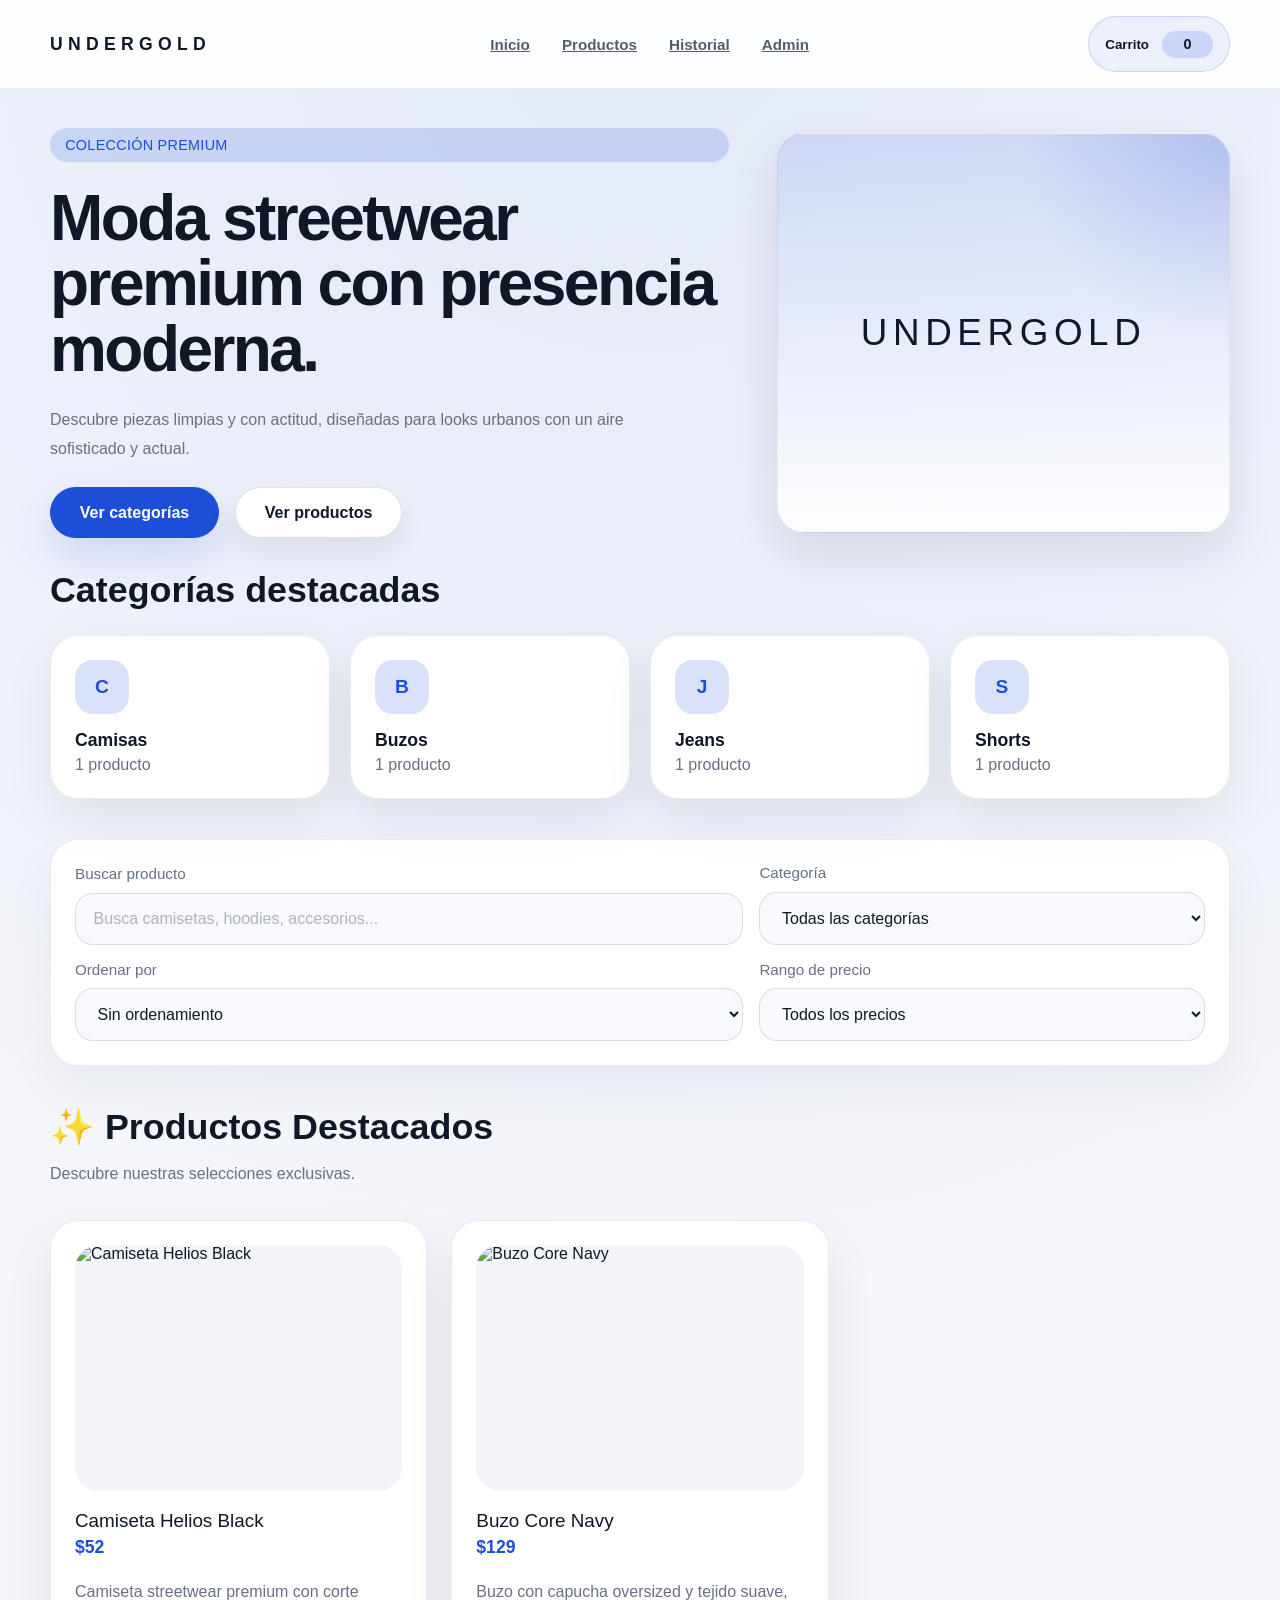
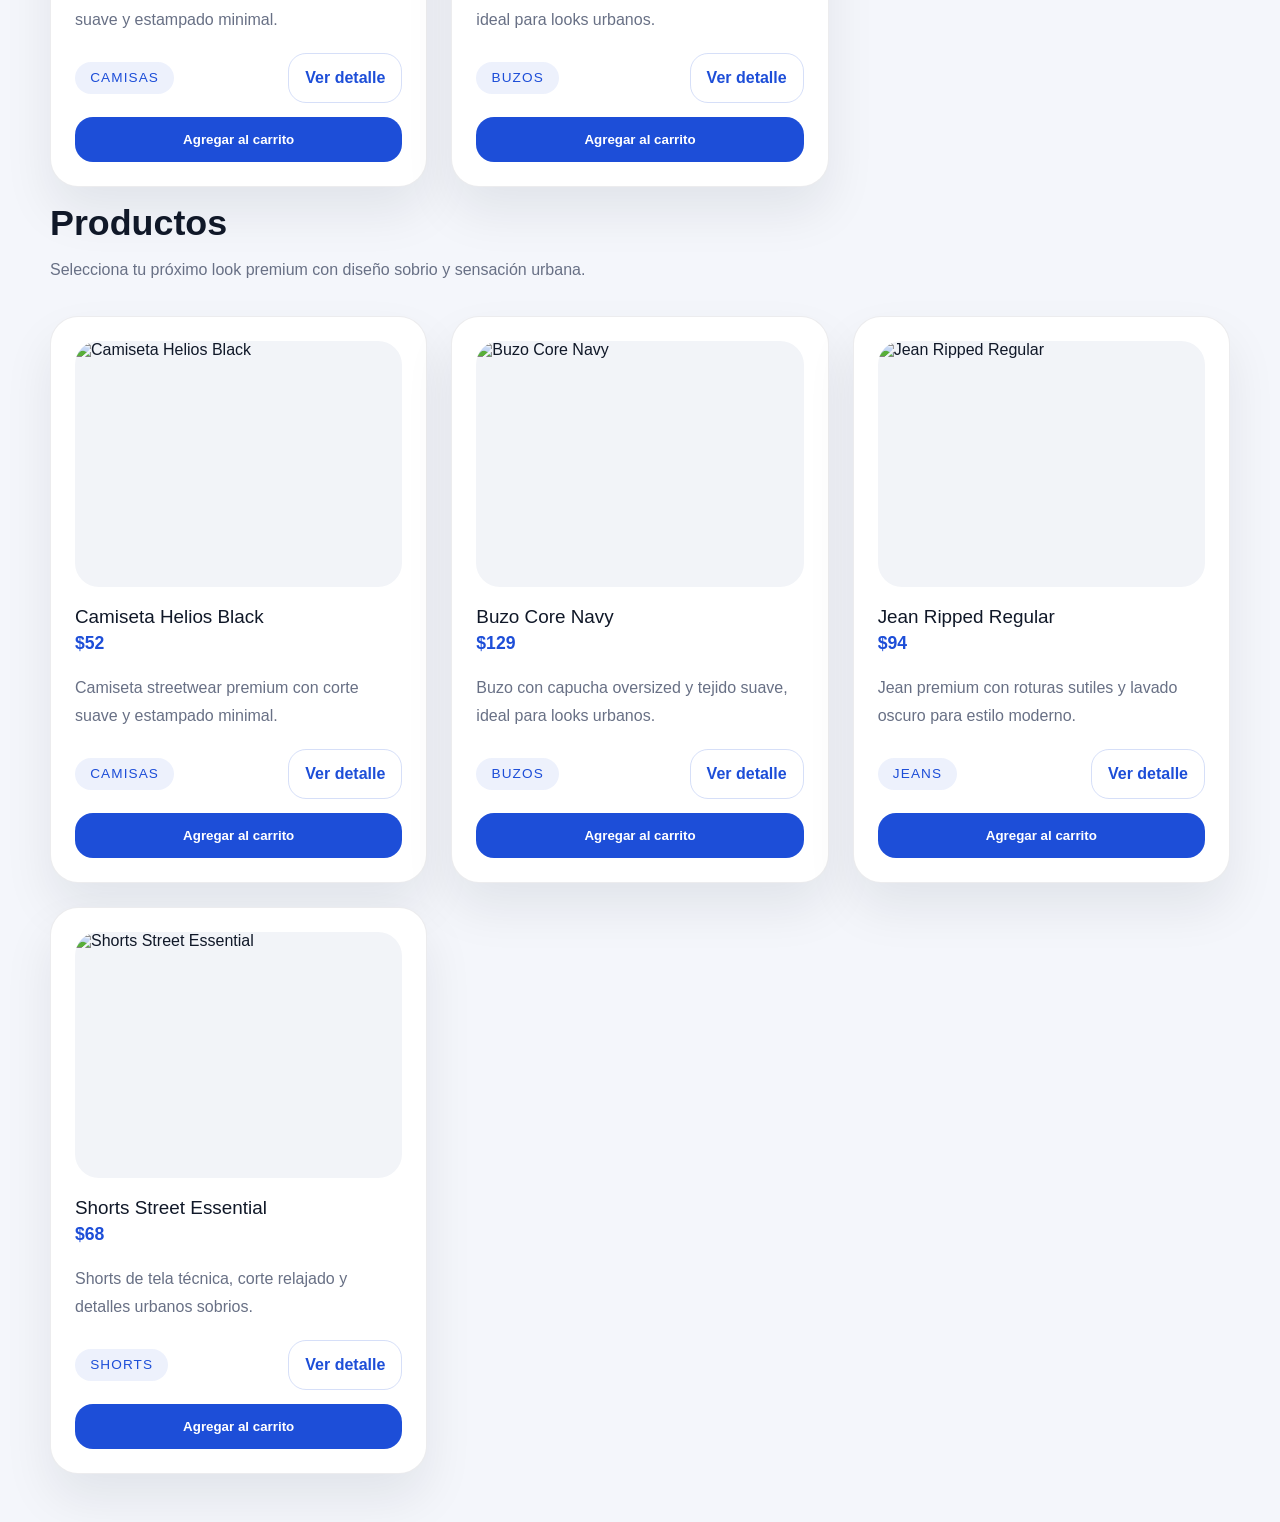
<file: index.html>
<!DOCTYPE html>
<html lang="es">
<head>
  <meta charset="UTF-8">
  <meta name="viewport" content="width=device-width, initial-scale=1.0">
  <title>UNDERGOLD | Streetwear Premium</title>
  <link rel="stylesheet" href="styles/global.css">
  <link rel="stylesheet" href="styles/ecommerce.css">
</head>
<body>
  <premium-navbar></premium-navbar>

  <main class="page-shell">
    <section class="hero-section">
      <div class="hero-copy">
        <span class="hero-badge">Colección Premium</span>
        <h1>Moda streetwear premium con presencia moderna.</h1>
        <p>Descubre piezas limpias y con actitud, diseñadas para looks urbanos con un aire sofisticado y actual.</p>
        <div class="hero-actions">
          <a href="#destacadas" class="btn btn-primary">Ver categorías</a>
          <a href="#productos" class="btn btn-secondary">Ver productos</a>
        </div>
      </div>

      <div class="hero-card">
        <div class="hero-card-glow"></div>
        <div class="hero-card-content">
          <span class="hero-card-brand">UNDERGOLD</span>
        </div>
      </div>
    </section>

    <section class="featured-categories" id="destacadas">
      <div class="section-header">
        <h2>Categorías destacadas</h2>
      </div>

      <div class="category-grid">
        <article class="category-card" data-category-id="camisas">
          <div class="category-visual">C</div>
          <div>
            <p class="category-name">Camisas</p>
            <p class="category-count">1 producto</p>
          </div>
        </article>
        <article class="category-card" data-category-id="buzos">
          <div class="category-visual">B</div>
          <div>
            <p class="category-name">Buzos</p>
            <p class="category-count">1 producto</p>
          </div>
        </article>
        <article class="category-card" data-category-id="jeans">
          <div class="category-visual">J</div>
          <div>
            <p class="category-name">Jeans</p>
            <p class="category-count">1 producto</p>
          </div>
        </article>
        <article class="category-card" data-category-id="shorts">
          <div class="category-visual">S</div>
          <div>
            <p class="category-name">Shorts</p>
            <p class="category-count">1 producto</p>
          </div>
        </article>
      </div>
    </section>

    <section class="search-section" id="productos">
      <div class="search-row">
        <div class="search-field">
          <label for="searchInput">Buscar producto</label>
          <input id="searchInput" type="search" placeholder="Busca camisetas, hoodies, accesorios...">
        </div>
        <div class="search-field">
          <label for="categorySelect">Categoría</label>
          <select id="categorySelect">
            <option value="all">Todas las categorías</option>
          </select>
        </div>
        <div class="search-field">
          <label for="sortSelect">Ordenar por</label>
          <select id="sortSelect">
            <option value="">Sin ordenamiento</option>
            <option value="price-asc">Precio: menor a mayor</option>
            <option value="price-desc">Precio: mayor a menor</option>
            <option value="name-asc">Nombre: A-Z</option>
            <option value="name-desc">Nombre: Z-A</option>
          </select>
        </div>
        <div class="search-field">
          <label for="priceRangeSelect">Rango de precio</label>
          <select id="priceRangeSelect">
            <option value="">Todos los precios</option>
            <option value="0-50">$0 - $50</option>
            <option value="50-100">$50 - $100</option>
            <option value="100-200">$100 - $200</option>
            <option value="200-999">$200+</option>
          </select>
        </div>
      </div>
    </section>

    <section class="products-section" id="featuredSection" style="display:none">
      <div class="section-header">
        <h2>✨ Productos Destacados</h2>
        <p>Descubre nuestras selecciones exclusivas.</p>
      </div>
      <div class="product-grid" id="featuredGrid"></div>
    </section>

    <section class="products-section">
      <div class="section-header">
        <h2>Productos</h2>
        <p>Selecciona tu próximo look premium con diseño sobrio y sensación urbana.</p>
      </div>
      <div class="product-grid" id="productGrid"></div>
    </section>
  </main>

  <script type="module" src="components/navbar.js"></script>
  <script type="module" src="components/product-card.js"></script>
  <script type="module" src="js/products.js"></script>
  <script type="module" src="js/storage.js"></script>
  <script type="module" src="js/ui.js"></script>
  <script type="module" src="js/app.js"></script>
</body>
</html>
</file>
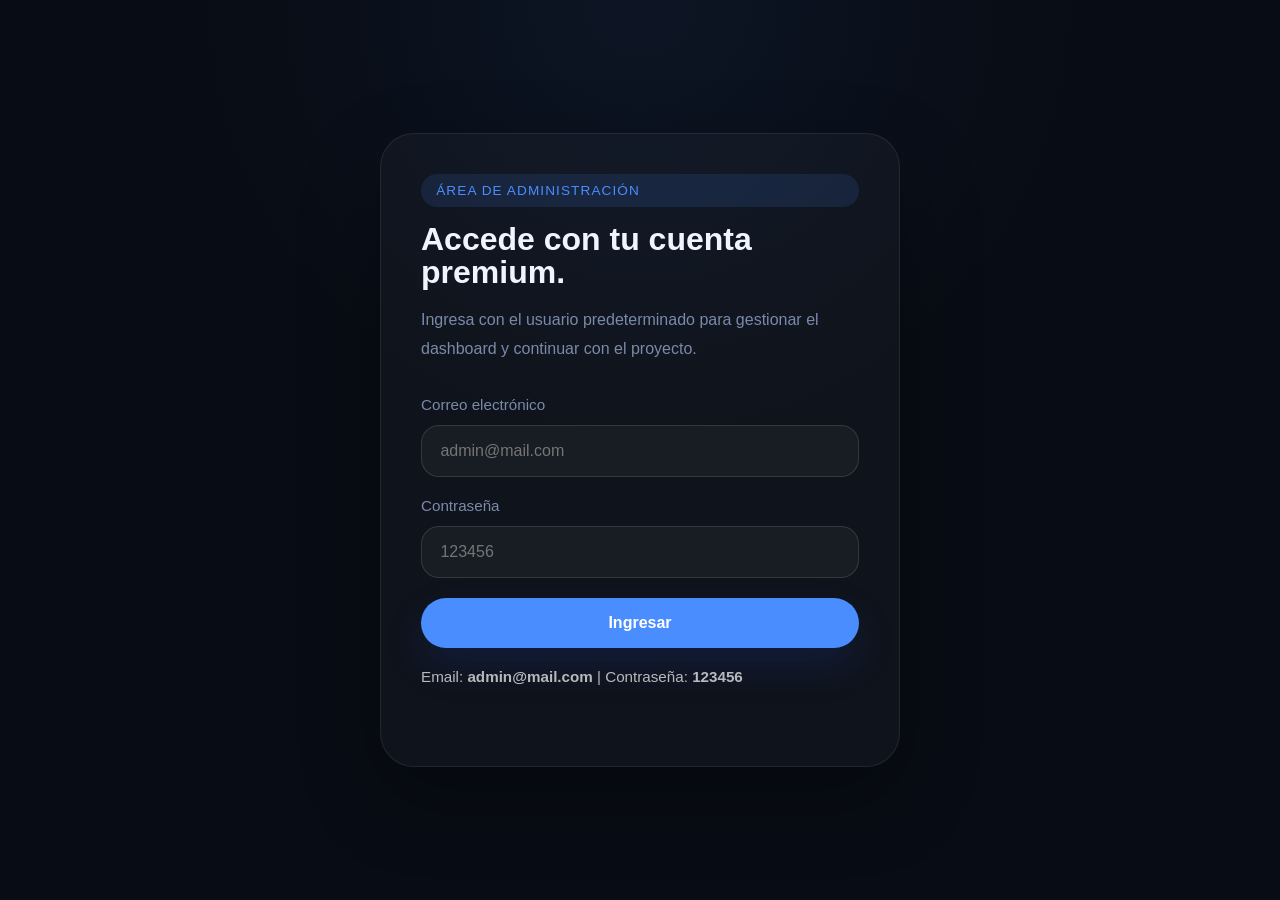
<file: admin.html>
<!DOCTYPE html>
<html lang="es">
<head>
  <meta charset="UTF-8">
  <meta name="viewport" content="width=device-width, initial-scale=1.0">
  <title>Admin Login | UNDERGOLD</title>
  <link rel="stylesheet" href="styles/global.css">
  <link rel="stylesheet" href="styles/admin.css">
</head>
<body class="admin-page">
  <div class="auth-shell">
    <section class="auth-card">
      <div class="auth-header">
        <span class="auth-badge">Área de administración</span>
        <h1>Accede con tu cuenta premium.</h1>
        <p>Ingresa con el usuario predeterminado para gestionar el dashboard y continuar con el proyecto.</p>
      </div>

      <form id="loginForm" class="auth-form" novalidate>
        <div class="field-group">
          <label for="email">Correo electrónico</label>
          <input id="email" name="email" type="email" placeholder="admin@mail.com" required>
        </div>

        <div class="field-group">
          <label for="password">Contraseña</label>
          <input id="password" name="password" type="password" placeholder="123456" required>
        </div>

        <button type="submit" class="btn btn-primary">Ingresar</button>

        <p class="auth-note">Email: <strong>admin@mail.com</strong> | Contraseña: <strong>123456</strong></p>
        <p class="auth-message" id="message"></p>
      </form>
    </section>
  </div>

  <script type="module" src="js/auth.js"></script>
</body>
</html>
</file>
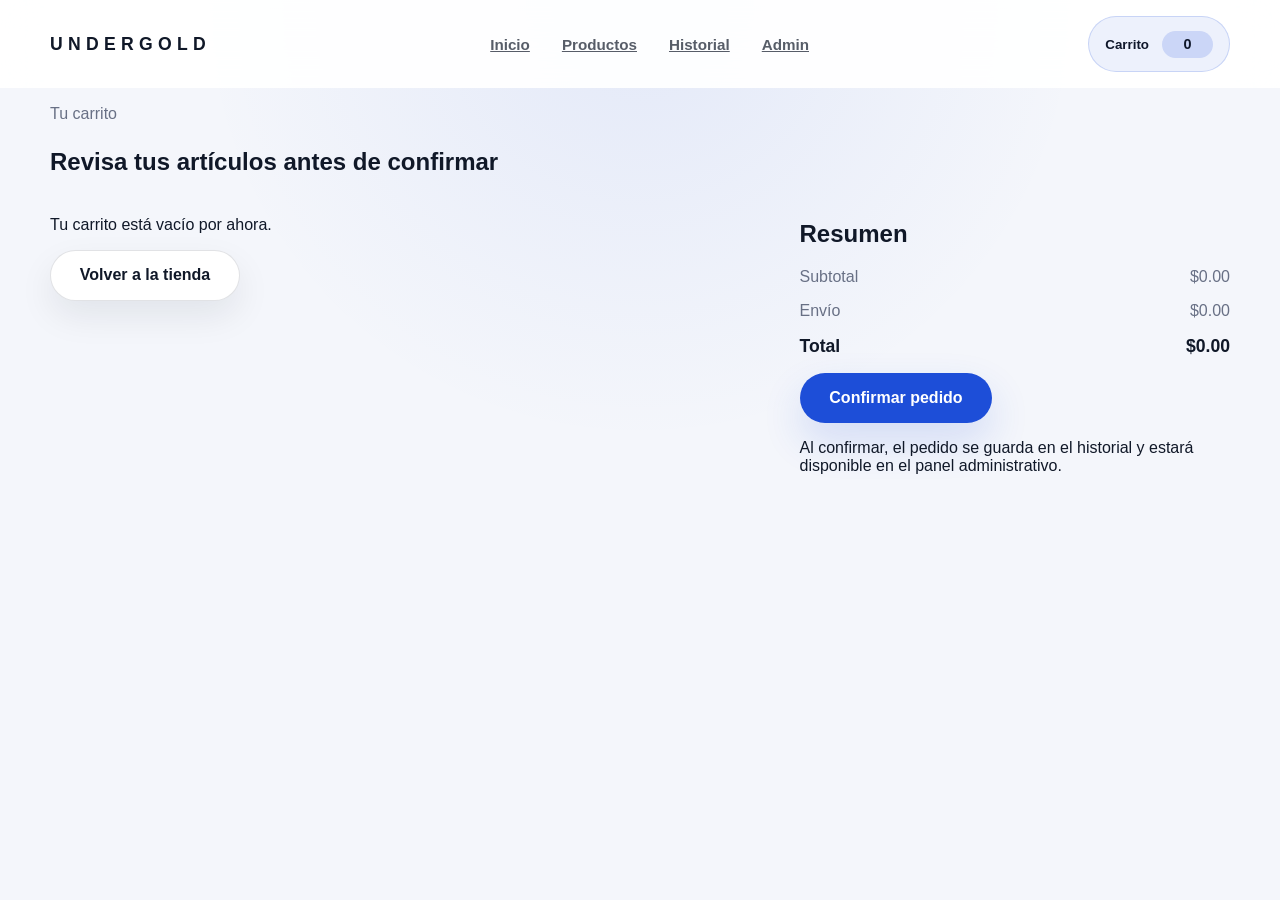
<file: cart.html>
<!DOCTYPE html>
<html lang="es">
<head>
  <meta charset="UTF-8">
  <meta name="viewport" content="width=device-width, initial-scale=1.0">
  <title>Carrito | UNDERGOLD</title>
  <link rel="stylesheet" href="styles/global.css">
  <link rel="stylesheet" href="styles/ecommerce.css">
</head>
<body>
  <premium-navbar></premium-navbar>

  <main class="page-shell">
    <section class="section-header">
      <div>
        <p class="section-kicker">Tu carrito</p>
        <h1>Revisa tus artículos antes de confirmar</h1>
      </div>
    </section>

    <section class="cart-shell">
      <div class="cart-list" id="cartList"></div>
      <aside class="cart-summary">
        <div class="detail-card">
          <h2>Resumen</h2>
          <div class="summary-row">
            <span>Subtotal</span>
            <span id="cartSubtotal">$0.00</span>
          </div>
          <div class="summary-row">
            <span>Envío</span>
            <span>$0.00</span>
          </div>
          <div class="summary-row total-row">
            <strong>Total</strong>
            <strong id="cartTotal">$0.00</strong>
          </div>
          <button id="checkoutButton" class="btn btn-primary">Confirmar pedido</button>
        </div>

        <div class="detail-card">
          <p class="section-text">Al confirmar, el pedido se guarda en el historial y estará disponible en el panel administrativo.</p>
        </div>
      </aside>
    </section>
  </main>

  <modal-dialog id="checkoutModal">
    <div id="checkoutModalContent"></div>
  </modal-dialog>

  <script type="module" src="components/navbar.js"></script>
  <script type="module" src="components/modal-dialog.js"></script>
  <script type="module" src="js/cart.js"></script>
</body>
</html>
</file>
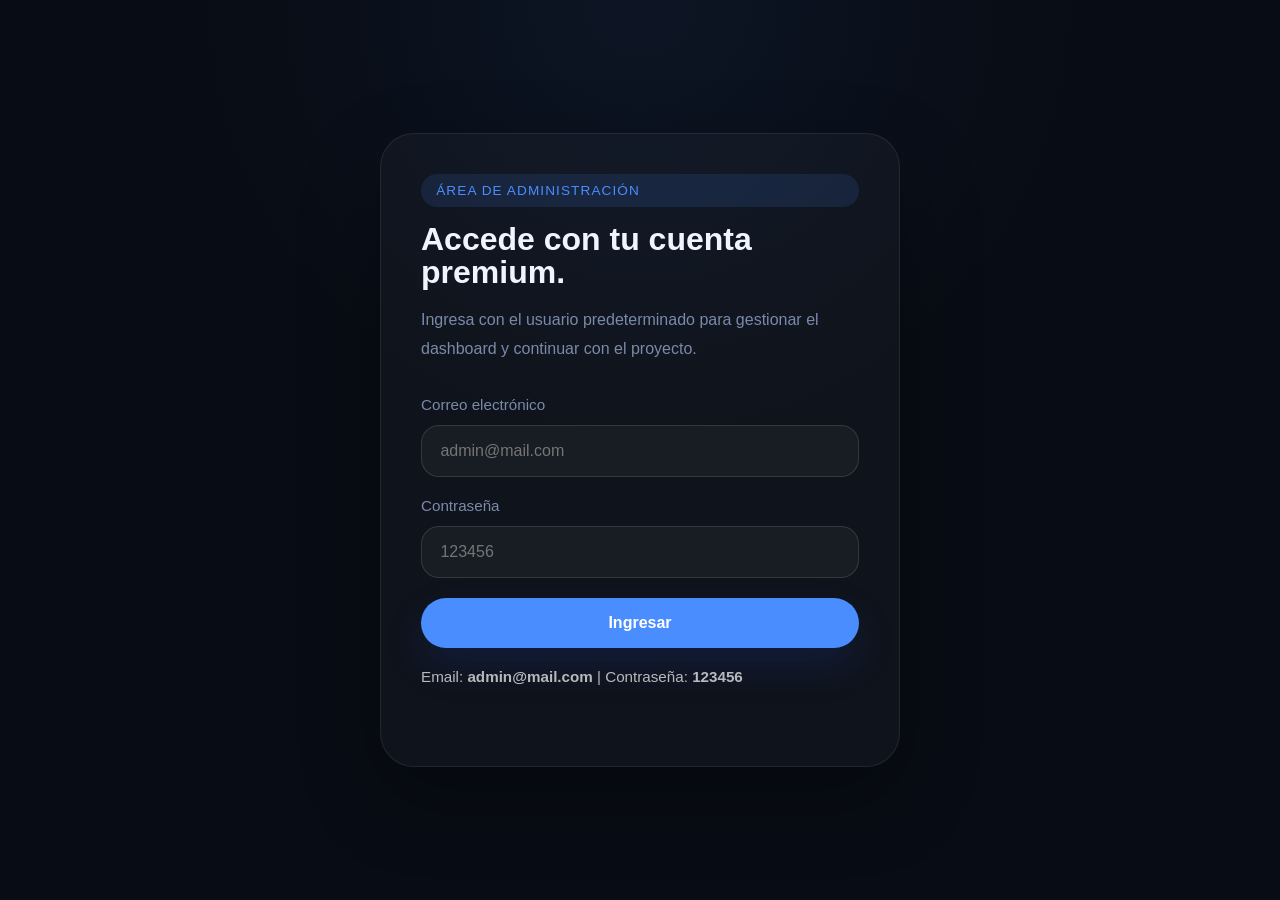
<file: dashboard.html>
<!DOCTYPE html>
<html lang="es">
<head>
  <meta charset="UTF-8">
  <meta name="viewport" content="width=device-width, initial-scale=1.0">
  <title>Dashboard | UNDERGOLD</title>
  <link rel="stylesheet" href="styles/global.css">
  <link rel="stylesheet" href="styles/admin.css">
</head>
<body class="admin-page">
  <div class="admin-shell">
    <aside class="sidebar">
      <div class="sidebar-brand">
        <span>UNDERGOLD</span>
      </div>
      <nav class="sidebar-nav">
        <a href="dashboard.html" class="nav-link active">Dashboard</a>
        <a href="#categories" class="nav-link">Categorías</a>
        <a href="#products" class="nav-link">Productos</a>
        <a href="#orders" class="nav-link">Pedidos</a>
      </nav>
      <button id="logoutButton" class="btn btn-secondary sidebar-logout">Cerrar sesión</button>
    </aside>

    <main class="admin-main">
      <header class="dashboard-header">
        <div>
          <p class="dashboard-kicker">Panel de control</p>
          <h1>Bienvenido, administrador.</h1>
          <p class="dashboard-description">Gestiona categorías, productos y pedidos desde un espacio moderno, limpio y seguro.</p>
        </div>
        <div class="dashboard-header-meta">
          <span class="status-pill">Conectado</span>
          <p id="lastSessionText">Última sesión: cargando...</p>
        </div>
      </header>

      <section class="dashboard-cards" id="dashboardCards">
        <article class="dashboard-card">
          <p class="card-label">Productos</p>
          <h2 id="productCount">0</h2>
          <p class="card-note">Total de productos registrados.</p>
        </article>
        <article class="dashboard-card">
          <p class="card-label">Categorías</p>
          <h2 id="categoryCount">0</h2>
          <p class="card-note">Categorías disponibles en la tienda.</p>
        </article>
        <article class="dashboard-card">
          <p class="card-label">Pedidos</p>
          <h2 id="orderCount">0</h2>
          <p class="card-note">Pedidos guardados en el sistema.</p>
        </article>
      </section>

      <section class="dashboard-section" id="categories">
        <div class="section-card">
          <div class="categories-toolbar">
            <div>
              <p class="section-title">Gestión de categorías</p>
              <p class="section-text">Administra los grupos de productos disponibles en la tienda.</p>
            </div>
            <button id="addCategoryButton" class="btn btn-primary">Nueva categoría</button>
          </div>

          <div class="table-wrapper">
            <table class="dashboard-table">
              <thead>
                <tr>
                  <th>Nombre</th>
                  <th>Descripción</th>
                  <th>Acción</th>
                </tr>
              </thead>
              <tbody id="categoryTableBody"></tbody>
            </table>
          </div>
        </div>
      </section>

      <modal-dialog id="categoryModal">
        <div id="categoryModalContent"></div>
      </modal-dialog>

      <section class="dashboard-section" id="products">
        <div class="section-card">
          <div class="categories-toolbar">
            <div>
              <p class="section-title">Gestión de productos</p>
              <p class="section-text">Crea, edita y elimina artículos del catálogo público.</p>
            </div>
            <button id="addProductButton" class="btn btn-primary">Nuevo producto</button>
          </div>

          <div class="table-wrapper">
            <table class="dashboard-table">
              <thead>
                <tr>
                  <th>Código</th>
                  <th>Nombre</th>
                  <th>Categoría</th>
                  <th>Precio</th>
                  <th>Imagen</th>
                  <th>Acción</th>
                </tr>
              </thead>
              <tbody id="productTableBody"></tbody>
            </table>
          </div>
        </div>
      </section>

      <modal-dialog id="productModal">
        <div id="productModalContent"></div>
      </modal-dialog>

      <section class="dashboard-section" id="orders">
        <div class="section-card">
          <div class="section-card-top">
            <p class="section-title">Pedidos</p>
            <span class="status-pill small">Activo</span>
          </div>
          <p class="section-text">Revisa los pedidos confirmados desde el checkout del ecommerce.</p>
          <div class="table-actions-row">
            <button id="exportOrdersButton" class="btn btn-secondary">Exportar CSV</button>
          </div>
          <div class="table-wrapper">
            <table class="dashboard-table">
              <thead>
                <tr>
                  <th>ID pedido</th>
                  <th>Fecha</th>
                  <th>Cliente</th>
                  <th>Teléfono</th>
                  <th>Dirección</th>
                  <th>Total</th>
                  <th>Productos</th>
                  <th>Acción</th>
                </tr>
              </thead>
              <tbody id="orderTableBody"></tbody>
            </table>
          </div>
        </div>
      </section>

      <modal-dialog id="orderModal">
        <div id="orderModalContent"></div>
      </modal-dialog>

      <modal-dialog id="confirmModal">
        <div id="confirmModalContent"></div>
      </modal-dialog>

      <section class="dashboard-section">
        <div class="section-card">
          <div class="section-card-top">
            <p class="section-title">Visión general</p>
            <span class="status-pill small">Premium</span>
          </div>
          <p class="section-text">Sistema de administración completo con CRUD de categorías, productos y visualización de pedidos.</p>
        </div>
      </section>
    </main>
  </div>

  <script type="module" src="components/modal-dialog.js"></script>
  <script type="module" src="js/categories.js"></script>
  <script type="module" src="js/products-admin.js"></script>
  <script type="module" src="js/orders-admin.js"></script>
  <script type="module" src="js/dashboard.js"></script>
</body>
</html>
</file>
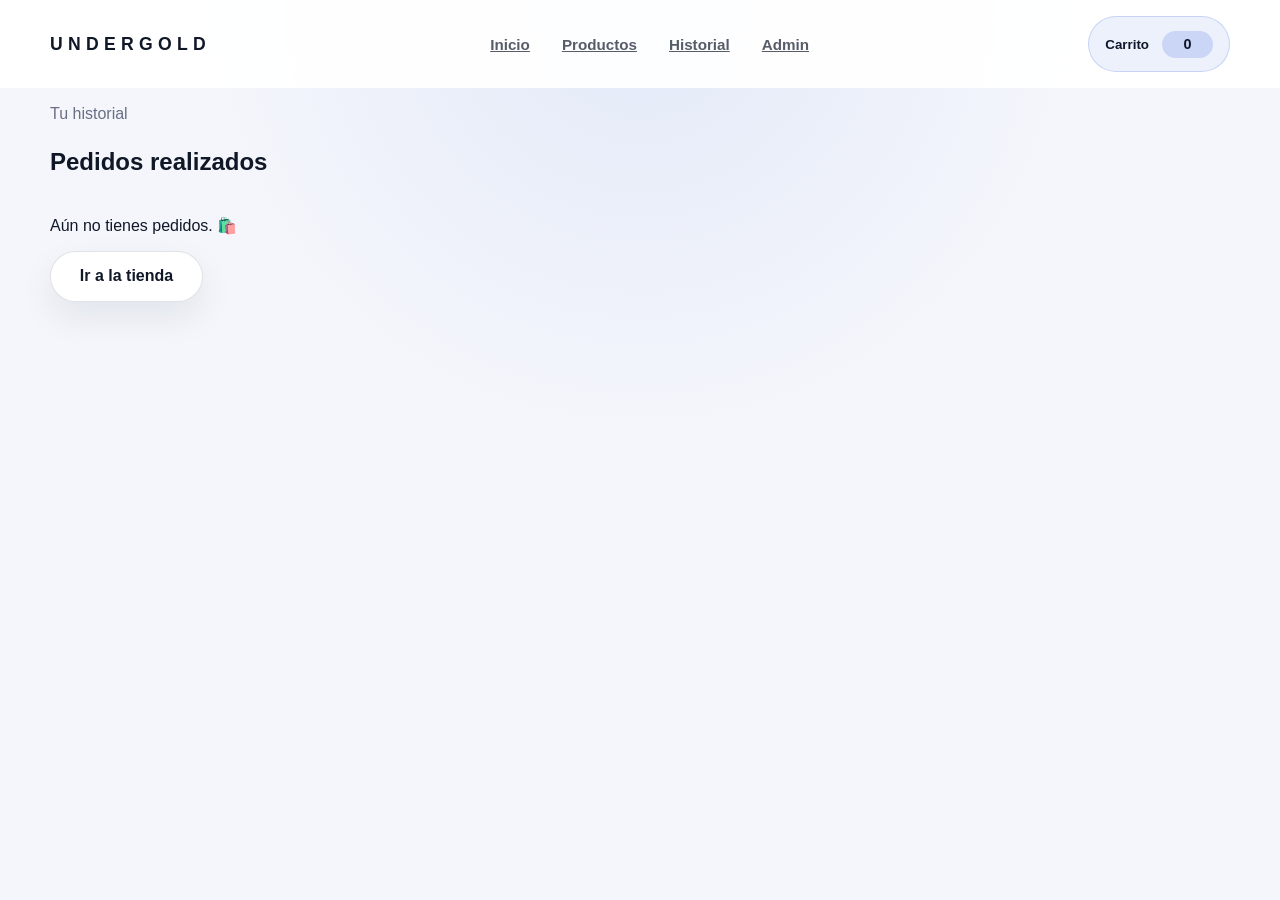
<file: history.html>
<!DOCTYPE html>
<html lang="es">
<head>
  <meta charset="UTF-8">
  <meta name="viewport" content="width=device-width, initial-scale=1.0">
  <title>Historial de Compras | UNDERGOLD</title>
  <link rel="stylesheet" href="styles/global.css">
  <link rel="stylesheet" href="styles/ecommerce.css">
</head>
<body>
  <premium-navbar></premium-navbar>

  <main class="page-shell">
    <section class="section-header">
      <div>
        <p class="section-kicker">Tu historial</p>
        <h1>Pedidos realizados</h1>
      </div>
    </section>

    <section class="cart-shell">
      <div class="history-container" id="historyContainer"></div>
    </section>
  </main>

  <modal-dialog id="historyDetailModal">
    <div id="historyDetailContent"></div>
  </modal-dialog>

  <script type="module" src="components/navbar.js"></script>
  <script type="module" src="components/modal-dialog.js"></script>
  <script type="module" src="js/history.js"></script>
</body>
</html>
</file>
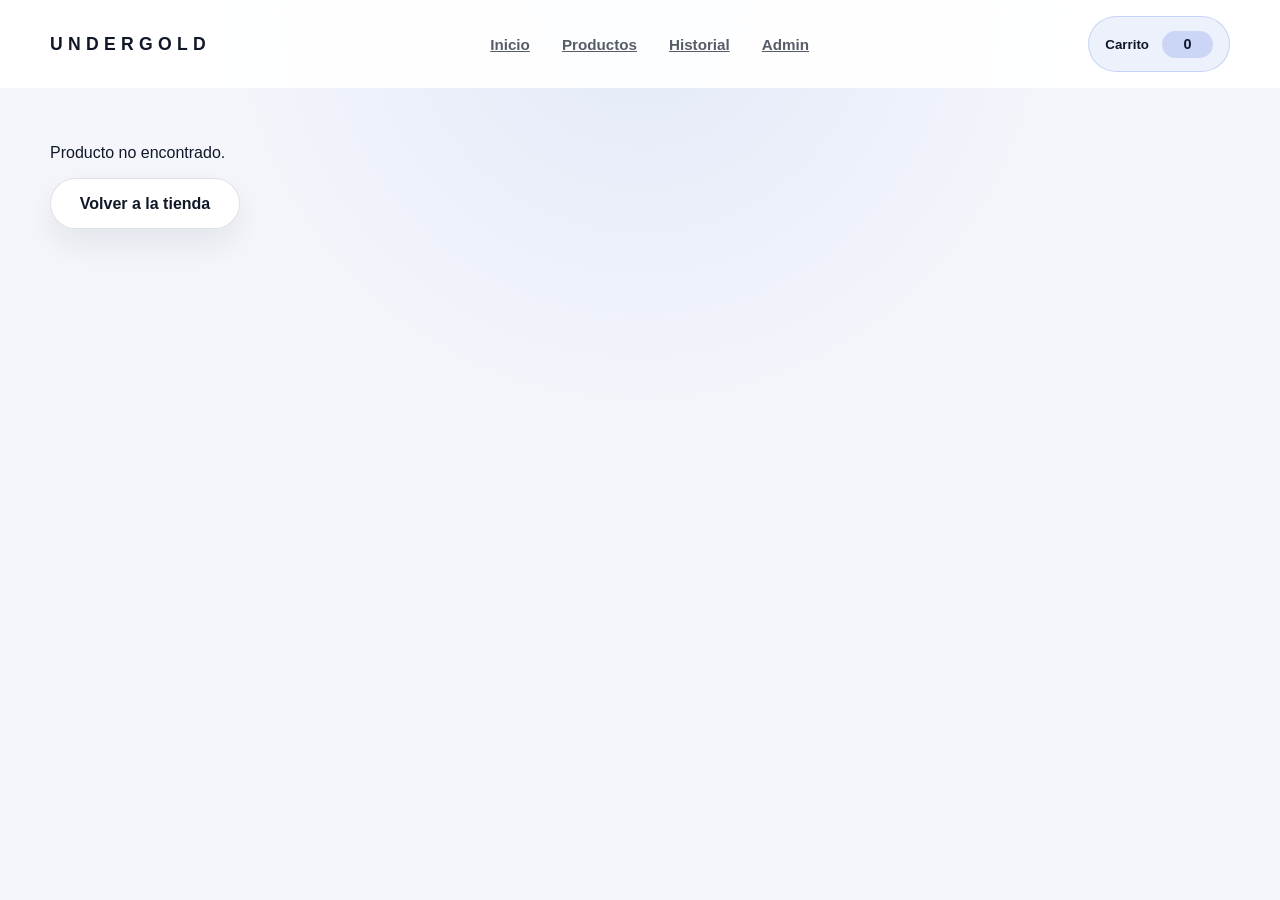
<file: product.html>
<!DOCTYPE html>
<html lang="es">
<head>
  <meta charset="UTF-8">
  <meta name="viewport" content="width=device-width, initial-scale=1.0">
  <title>Detalle del producto | UNDERGOLD</title>
  <link rel="stylesheet" href="styles/global.css">
  <link rel="stylesheet" href="styles/ecommerce.css">
</head>
<body>
  <premium-navbar></premium-navbar>

  <main class="page-shell">
    <section class="product-detail" id="productDetail">
      <div class="detail-card" id="productImageCard"></div>
      <div class="detail-card detail-info" id="productInfoCard"></div>
    </section>
  </main>

  <script type="module" src="components/navbar.js"></script>
  <script type="module" src="js/product-detail.js"></script>
</body>
</html>
</file>
<file: styles/global.css>
:root {
  --bg: #f4f6fb;
  --surface: #ffffff;
  --surface-muted: #f8f9fd;
  --text: #101828;
  --muted: #687085;
  --accent: #1d4ed8;
  --accent-soft: rgba(29, 78, 216, 0.16);
  --border: rgba(15, 23, 42, 0.12);
  --shadow: 0 24px 60px rgba(15, 23, 42, 0.12);
}

* {
  box-sizing: border-box;
}

html {
  scroll-behavior: smooth;
}

body {
  margin: 0;
  font-family: Inter, "Segoe UI", sans-serif;
  background: radial-gradient(circle at top, rgba(29, 78, 216, 0.08), transparent 40%),
    var(--bg);
  color: var(--text);
  min-height: 100vh;
}

img {
  max-width: 100%;
  display: block;
}

a {
  color: inherit;
  text-decoration: none;
}

button,
input,
select {
  font: inherit;
}

button {
  cursor: pointer;
}

.sr-only {
  position: absolute;
  width: 1px;
  height: 1px;
  padding: 0;
  margin: -1px;
  overflow: hidden;
  clip: rect(0, 0, 0, 0);
  white-space: nowrap;
  border: 0;
}

.page-shell {
  width: min(1180px, calc(100% - 32px));
  margin: 0 auto;
  padding: 0 0 48px;
}

.section-header h2 {
  margin: 0;
  font-size: clamp(2rem, 2.8vw, 3rem);
}

.section-header p {
  margin: 12px 0 0;
  color: var(--muted);
  max-width: 720px;
  line-height: 1.75;
}

.btn {
  display: inline-flex;
  align-items: center;
  justify-content: center;
  gap: 0.6rem;
  border-radius: 999px;
  border: 1px solid transparent;
  padding: 0.95rem 1.8rem;
  font-weight: 600;
  transition: transform 0.2s ease, background-color 0.2s ease, box-shadow 0.2s ease, border-color 0.2s ease;
}

.btn:hover {
  transform: translateY(-1px);
}

.btn-primary {
  background: var(--accent);
  color: #fff;
  box-shadow: 0 18px 40px rgba(29, 78, 216, 0.16);
}

.btn-secondary {
  background: #ffffff;
  color: var(--text);
  border-color: rgba(15, 23, 42, 0.12);
  box-shadow: 0 15px 35px rgba(15, 23, 42, 0.08);
}

.section-gap {
  margin-top: 3.5rem;
}
</file>
<file: styles/ecommerce.css>
:root {
  --radius: 28px;
}

premium-navbar {
  display: block;
}

.hero-section {
  display: grid;
  grid-template-columns: 1.2fr 0.8fr;
  align-items: center;
  gap: 3rem;
  margin: 2.5rem 0 1.5rem;
}

.hero-copy {
  display: grid;
  gap: 1.5rem;
}

.hero-badge {
  display: inline-flex;
  align-items: center;
  gap: 0.5rem;
  padding: 0.55rem 0.95rem;
  border-radius: 999px;
  background: var(--accent-soft);
  color: var(--accent);
  font-size: 0.9rem;
  letter-spacing: 0.02em;
  text-transform: uppercase;
}

.hero-section h1 {
  margin: 0;
  font-size: clamp(3rem, 5vw, 4rem);
  line-height: 1.02;
  letter-spacing: -0.04em;
}

.hero-section p {
  margin: 0;
  max-width: 620px;
  color: var(--muted);
  line-height: 1.8;
}

.hero-actions {
  display: flex;
  flex-wrap: wrap;
  gap: 1rem;
}

.hero-card {
  position: relative;
  min-height: 400px;
  border-radius: var(--radius);
  overflow: hidden;
  background: linear-gradient(180deg, rgba(29, 78, 216, 0.12), rgba(255, 255, 255, 0.92));
  border: 1px solid rgba(15, 23, 42, 0.06);
  box-shadow: 0 22px 50px rgba(15, 23, 42, 0.1);
  display: flex;
  align-items: center;
  justify-content: center;
}

.hero-card-glow {
  position: absolute;
  inset: 0;
  background: radial-gradient(circle at top right, rgba(29, 78, 216, 0.18), transparent 35%);
}

.hero-card-content {
  position: relative;
  z-index: 1;
  text-align: center;
  padding: 2rem;
}

.hero-card-brand {
  display: block;
  font-size: 2.3rem;
  letter-spacing: 0.35rem;
  text-transform: uppercase;
  color: #0f172a;
}

.hero-card-note {
  margin: 1rem auto 0;
  max-width: 260px;
  color: var(--muted);
}

.featured-categories {
  margin: 2rem 0 2.5rem;
}

.category-grid {
  margin-top: 1.5rem;
  display: grid;
  grid-template-columns: repeat(4, minmax(0, 1fr));
  gap: 1.25rem;
}

.category-card {
  display: grid;
  gap: 1rem;
  padding: 1.5rem;
  border-radius: 28px;
  background: var(--surface);
  border: 1px solid rgba(15, 23, 42, 0.08);
  box-shadow: 0 20px 50px rgba(15, 23, 42, 0.08);
  transition: transform 0.2s ease, border-color 0.2s ease, box-shadow 0.2s ease;
}

.category-card:hover {
  transform: translateY(-3px);
  border-color: rgba(29, 78, 216, 0.22);
  box-shadow: 0 28px 70px rgba(15, 23, 42, 0.12);
}

.category-card.active {
  border-color: rgba(29, 78, 216, 0.5);
  background: rgba(29, 78, 216, 0.06);
  box-shadow: 0 0 0 3px rgba(29, 78, 216, 0.15), 0 28px 70px rgba(15, 23, 42, 0.12);
}

.category-card.active .category-visual {
  background: var(--accent);
  color: #fff;
}

.category-visual {
  width: 54px;
  height: 54px;
  border-radius: 18px;
  display: grid;
  place-items: center;
  background: var(--accent-soft);
  color: var(--accent);
  font-size: 1.2rem;
  font-weight: 700;
}

.category-name {
  margin: 0;
  font-size: 1.1rem;
  font-weight: 700;
}

.category-count {
  margin: 0.35rem 0 0;
  color: var(--muted);
}

.search-section {
  margin: 2rem 0 2.5rem;
  padding: 1.5rem;
  border: 1px solid rgba(15, 23, 42, 0.08);
  border-radius: var(--radius);
  background: var(--surface);
  box-shadow: 0 20px 50px rgba(15, 23, 42, 0.05);
}

.search-row {
  display: grid;
  grid-template-columns: 1.2fr 0.8fr;
  gap: 1rem;
  align-items: end;
}

.search-field {
  display: grid;
  gap: 0.65rem;
}

.search-field label {
  color: var(--muted);
  font-size: 0.95rem;
}

.search-field input,
.search-field select {
  width: 100%;
  padding: 1rem 1.1rem;
  border-radius: 18px;
  border: 1px solid rgba(15, 23, 42, 0.12);
  background: var(--surface-muted);
  color: var(--text);
}

.search-field input::placeholder {
  color: rgba(104, 112, 133, 0.5);
}

.products-section {
  margin-top: 1rem;
}

.product-grid {
  margin-top: 2rem;
  display: grid;
  grid-template-columns: repeat(3, minmax(0, 1fr));
  gap: 1.5rem;
}

.product-detail {
  display: grid;
  grid-template-columns: minmax(320px, 1.05fr) minmax(280px, 0.95fr);
  align-items: start;
  gap: 2rem;
  margin: 2.5rem 0;
}

.cart-shell {
  display: grid;
  grid-template-columns: 1.5fr 0.9fr;
  gap: 2rem;
  margin-top: 1.5rem;
}

.cart-list {
  display: grid;
  gap: 1rem;
}

.cart-item {
  display: grid;
  grid-template-columns: 120px 1fr auto;
  gap: 1rem;
  align-items: center;
  padding: 1.25rem;
  border-radius: 24px;
  background: var(--surface);
  border: 1px solid rgba(15, 23, 42, 0.08);
}

.cart-item img {
  width: 100%;
  height: 100%;
  min-height: 120px;
  object-fit: cover;
  border-radius: 20px;
}

.cart-item-details {
  display: grid;
  gap: 0.5rem;
}

.cart-item-title {
  margin: 0;
  font-weight: 700;
}

.cart-item-meta {
  display: flex;
  gap: 0.65rem;
  flex-wrap: wrap;
  color: var(--muted);
  font-size: 0.95rem;
}

.cart-actions {
  display: grid;
  gap: 0.55rem;
  justify-items: end;
}

.quantity-control {
  display: flex;
  align-items: center;
  gap: 0.5rem;
}

.quantity-control button {
  width: 32px;
  height: 32px;
  border: 1px solid rgba(15, 23, 42, 0.12);
  border-radius: 50%;
  background: transparent;
  color: var(--text);
}

.summary-row {
  display: flex;
  justify-content: space-between;
  gap: 1rem;
  margin: 1rem 0;
  color: var(--muted);
}

.total-row {
  margin-top: 1rem;
  color: var(--text);
  font-size: 1.1rem;
}

@media (max-width: 980px) {
  .hero-section,
  .search-row,
  .category-grid,
  .product-grid,
  .product-detail,
  .cart-shell {
    grid-template-columns: 1fr;
  }
}

.detail-image {
  width: 100%;
  border-radius: 28px;
  overflow: hidden;
  box-shadow: 0 25px 45px rgba(15, 23, 42, 0.08);
}

.detail-image img {
  width: 100%;
  height: 100%;
  object-fit: cover;
  display: block;
}

.detail-info {
  display: grid;
  gap: 1.5rem;
}

.detail-info h1 {
  margin: 0;
  font-size: clamp(2.2rem, 3vw, 2.8rem);
}

.detail-price {
  margin: 0;
  color: var(--accent);
  font-size: 2rem;
  font-weight: 700;
}

.detail-description {
  margin: 1rem 0 0;
  color: var(--muted);
  line-height: 1.8;
}

.detail-actions {
  display: flex;
  flex-wrap: wrap;
  gap: 1rem;
  align-items: center;
}

.empty-state {
  grid-column: 1 / -1;
  padding: 2rem;
  text-align: center;
  color: var(--muted);
}

@media (max-width: 980px) {
  .hero-section,
  .search-row,
  .category-grid,
  .product-grid,
  .product-detail {
    grid-template-columns: 1fr;
  }

  .hero-card {
    min-height: 320px;
  }
}

@media (max-width: 720px) {
  .page-shell {
    width: min(100%, calc(100% - 24px));
  }

  .hero-section {
    gap: 2rem;
  }
}

/* ── Checkout Modal ──────────────────────────────────────── */
.co-items-list {
  display: grid;
  gap: 0.65rem;
  max-height: 240px;
  overflow-y: auto;
  padding-right: 4px;
  scrollbar-width: none;
}

.co-items-list::-webkit-scrollbar {
  display: none;
}

.co-item {
  display: grid;
  grid-template-columns: 60px 1fr auto;
  align-items: center;
  gap: 1rem;
  padding: 0.85rem 1rem;
  border-radius: 16px;
  background: rgba(255, 255, 255, 0.05);
  border: 1px solid rgba(255, 255, 255, 0.08);
}

.co-item img {
  width: 60px;
  height: 60px;
  object-fit: cover;
  border-radius: 12px;
}

.co-item-name {
  margin: 0;
  font-weight: 600;
  font-size: 0.95rem;
  color: #f0f4ff;
}

.co-item-meta {
  margin: 0.2rem 0 0;
  color: rgba(255, 255, 255, 0.4);
  font-size: 0.82rem;
}

.co-item-subtotal {
  margin: 0;
  font-weight: 700;
  color: #7aa8ff;
  white-space: nowrap;
  font-size: 0.95rem;
}

.co-totals {
  margin: 1rem 0;
  border-top: 1px solid rgba(255, 255, 255, 0.08);
  padding-top: 1rem;
  display: grid;
  gap: 0.45rem;
}

.co-total-row {
  display: flex;
  justify-content: space-between;
  color: rgba(255, 255, 255, 0.5);
  font-size: 0.92rem;
}

.co-total-final {
  color: #f0f4ff;
  font-size: 1.05rem;
  margin-top: 0.3rem;
  padding-top: 0.5rem;
  border-top: 1px solid rgba(255, 255, 255, 0.08);
}

.co-buy-btn {
  width: 100%;
  margin-top: 0.5rem;
  padding: 1rem;
  font-size: 1rem;
  letter-spacing: 0.02em;
}

/* ── Checkout Form ───────────────────────────────────────── */
.checkout-form {
  display: grid;
  grid-template-columns: 1fr 1fr;
  gap: 1rem 1.25rem;
}

.checkout-form .field-full {
  grid-column: 1 / -1;
}

.checkout-form .modal-actions {
  grid-column: 1 / -1;
  margin-top: 0.25rem;
}

.field-group {
  display: grid;
  gap: 0.5rem;
}

.field-group label {
  font-size: 0.78rem;
  font-weight: 700;
  letter-spacing: 0.07em;
  text-transform: uppercase;
  color: rgba(255, 255, 255, 0.4);
}

.field-group input {
  padding: 0.9rem 1.1rem;
  border-radius: 14px;
  border: 1.5px solid rgba(255, 255, 255, 0.1);
  background: rgba(255, 255, 255, 0.06);
  color: #f0f4ff;
  font-size: 0.95rem;
  transition: border-color 0.2s, background 0.2s;
}

.field-group input::placeholder {
  color: rgba(255, 255, 255, 0.2);
}

.field-group input:focus {
  outline: none;
  border-color: #4a8dff;
  background: rgba(74, 141, 255, 0.08);
}

.field-error {
  display: none;
  font-size: 0.78rem;
  color: #ff7a7a;
}

.field-invalid input {
  border-color: #ff5a5a;
  background: rgba(255, 90, 90, 0.07);
}

.field-invalid .field-error {
  display: block;
}

.modal-actions {
  margin-top: 0.25rem;
}

.modal-actions .btn {
  width: 100%;
  padding: 1rem;
  font-size: 1rem;
  letter-spacing: 0.03em;
}

/* ── Success Screen ──────────────────────────────────────── */
.co-success {
  flex-direction: column;
  align-items: center;
  justify-content: center;
  gap: 1rem;
  padding: 2.5rem 0;
  text-align: center;
}

.co-success-icon {
  width: 72px;
  height: 72px;
  border-radius: 50%;
  background: rgba(34, 197, 94, 0.15);
  color: #22c55e;
  font-size: 2.2rem;
  display: flex;
  align-items: center;
  justify-content: center;
  border: 1px solid rgba(34, 197, 94, 0.25);
}

.co-success h3 {
  margin: 0;
  font-size: 1.5rem;
  color: #f0f4ff;
}

.co-success p {
  margin: 0;
  color: rgba(255, 255, 255, 0.4);
}
</file>
<file: styles/admin.css>
/* ── Admin dark theme ──────────────────────────────────── */
body.admin-page {
  --bg: #080c14;
  --surface: #0f1520;
  --surface-muted: #131a28;
  --text: #f0f4ff;
  --muted: #7a8aaa;
  --accent: #4a8dff;
  --accent-soft: rgba(74, 141, 255, 0.14);
  --border: rgba(255, 255, 255, 0.09);
  background: radial-gradient(circle at top, rgba(74, 141, 255, 0.07), transparent 40%), var(--bg);
  color: var(--text);
}

body.admin-page .btn-secondary {
  background: rgba(255, 255, 255, 0.07);
  color: var(--text);
  border-color: rgba(255, 255, 255, 0.12);
  box-shadow: none;
}

body.admin-page .btn-secondary:hover {
  background: rgba(255, 255, 255, 0.12);
}

body.admin-page input,
body.admin-page select,
body.admin-page textarea {
  color: var(--text);
}

.auth-shell {
  min-height: 100vh;
  display: grid;
  place-items: center;
  padding: 3rem 1.5rem;
}

.auth-card {
  width: min(520px, 100%);
  padding: 2.5rem;
  border-radius: 34px;
  background: rgba(255, 255, 255, 0.03);
  border: 1px solid rgba(255, 255, 255, 0.08);
  box-shadow: 0 30px 80px rgba(0, 0, 0, 0.28);
}

.auth-header {
  display: grid;
  gap: 1rem;
  margin-bottom: 2rem;
}

.auth-badge {
  display: inline-flex;
  padding: 0.55rem 0.95rem;
  border-radius: 999px;
  background: rgba(74, 141, 255, 0.12);
  color: var(--accent);
  font-size: 0.85rem;
  letter-spacing: 0.08em;
  text-transform: uppercase;
}

.auth-header h1 {
  margin: 0;
  font-size: clamp(2rem, 2.5vw, 2.6rem);
  line-height: 1.05;
}

.auth-header p {
  margin: 0;
  color: var(--muted);
  line-height: 1.8;
}

.auth-form {
  display: grid;
  gap: 1.25rem;
}

.field-group {
  display: grid;
  gap: 0.75rem;
}

.field-group label {
  color: var(--muted);
  font-size: 0.95rem;
}

.field-group input {
  width: 100%;
  padding: 1rem 1.15rem;
  border-radius: 18px;
  border: 1px solid rgba(255, 255, 255, 0.12);
  background: rgba(255, 255, 255, 0.04);
  color: var(--text);
}

.field-group input:focus {
  outline: none;
  border-color: rgba(74, 141, 255, 0.45);
  box-shadow: 0 0 0 4px rgba(74, 141, 255, 0.12);
}

.auth-note {
  margin: 0;
  color: rgba(255, 255, 255, 0.7);
  font-size: 0.95rem;
}

.auth-message {
  margin: 0;
  min-height: 1.3rem;
  font-weight: 600;
}

.auth-message.error {
  color: #ff7a7a;
}

.auth-message.success {
  color: #84f3c4;
}

@media (max-width: 540px) {
  .auth-card {
    padding: 2rem;
  }
}

.admin-shell {
  min-height: 100vh;
  display: grid;
  grid-template-columns: 280px 1fr;
  gap: 1.5rem;
  width: min(1180px, calc(100% - 32px));
  margin: 1.5rem auto;
  padding-bottom: 2.5rem;
}

.sidebar {
  display: flex;
  flex-direction: column;
  gap: 1.5rem;
  padding: 1.8rem;
  border-radius: 32px;
  background: rgba(255, 255, 255, 0.04);
  border: 1px solid rgba(255, 255, 255, 0.08);
  backdrop-filter: blur(20px);
}

.sidebar-brand {
  font-size: 1.2rem;
  letter-spacing: 0.25rem;
  text-transform: uppercase;
  font-weight: 700;
  color: var(--text);
}

.sidebar-nav {
  display: grid;
  gap: 0.8rem;
}

.nav-link {
  display: inline-flex;
  align-items: center;
  padding: 0.95rem 1.1rem;
  border-radius: 18px;
  color: rgba(255, 255, 255, 0.78);
  background: transparent;
  transition: background 0.2s ease, color 0.2s ease;
}

.nav-link:hover,
.nav-link.active {
  background: rgba(74, 141, 255, 0.14);
  color: #fff;
}

.sidebar-logout {
  width: 100%;
  justify-self: stretch;
}

.admin-main {
  display: grid;
  gap: 1.75rem;
}

.dashboard-header {
  display: flex;
  justify-content: space-between;
  gap: 1.5rem;
  align-items: flex-start;
  padding: 2rem;
  border-radius: 32px;
  background: rgba(255, 255, 255, 0.04);
  border: 1px solid rgba(255, 255, 255, 0.08);
}

.dashboard-kicker {
  margin: 0 0 0.5rem;
  color: var(--accent);
  text-transform: uppercase;
  font-size: 0.85rem;
  letter-spacing: 0.13em;
}

.dashboard-header h1 {
  margin: 0;
  font-size: clamp(2rem, 2.3vw, 2.6rem);
}

.dashboard-description,
.section-text,
.card-note,
#lastSessionText {
  color: var(--muted);
}

.dashboard-header-meta {
  display: grid;
  gap: 0.75rem;
  text-align: right;
}

.status-pill {
  display: inline-flex;
  align-items: center;
  justify-content: center;
  padding: 0.65rem 1rem;
  border-radius: 999px;
  background: rgba(74, 141, 255, 0.16);
  color: var(--accent);
  font-weight: 700;
  font-size: 0.9rem;
}

.status-pill.small {
  padding: 0.5rem 0.85rem;
  font-size: 0.82rem;
}

.dashboard-cards {
  display: grid;
  grid-template-columns: repeat(3, minmax(0, 1fr));
  gap: 1.5rem;
}

.dashboard-card,
.section-card {
  border-radius: 28px;
  padding: 1.75rem;
  background: rgba(255, 255, 255, 0.04);
  border: 1px solid rgba(255, 255, 255, 0.08);
}

.dashboard-card:hover,
.section-card:hover {
  border-color: rgba(74, 141, 255, 0.24);
}

.card-label,
.section-title {
  margin: 0 0 0.75rem;
  text-transform: uppercase;
  letter-spacing: 0.12em;
  color: var(--muted);
  font-size: 0.85rem;
}

.dashboard-card h2 {
  margin: 0;
  font-size: 3rem;
}

.section-card-top {
  display: flex;
  justify-content: space-between;
  align-items: center;
  gap: 1rem;
}

.section-text {
  margin: 1rem 0 0;
  line-height: 1.85;
}

@media (max-width: 980px) {
  .admin-shell {
    grid-template-columns: 1fr;
  }

  .dashboard-cards {
    grid-template-columns: repeat(2, minmax(0, 1fr));
  }
}

@media (max-width: 720px) {
  .dashboard-header {
    flex-direction: column;
    text-align: left;
  }

  .dashboard-header-meta {
    text-align: left;
  }

  .dashboard-cards {
    grid-template-columns: 1fr;
  }
}

.categories-toolbar {
  display: flex;
  align-items: center;
  justify-content: space-between;
  gap: 1rem;
  flex-wrap: wrap;
}

.table-wrapper {
  overflow-x: auto;
  margin-top: 1.25rem;
}

.dashboard-table {
  width: 100%;
  border-collapse: collapse;
  min-width: 560px;
}

.dashboard-table th,
.dashboard-table td {
  text-align: left;
  padding: 1rem 1.1rem;
  border-bottom: 1px solid rgba(255, 255, 255, 0.08);
}

.dashboard-table th {
  color: var(--muted);
  text-transform: uppercase;
  font-size: 0.85rem;
  letter-spacing: 0.12em;
}

.dashboard-table td {
  color: rgba(255, 255, 255, 0.8);
}

.table-action {
  border: none;
  background: rgba(255, 255, 255, 0.05);
  color: #fff;
  padding: 0.65rem 0.9rem;
  border-radius: 999px;
  font-weight: 600;
  margin-right: 0.5rem;
}

.table-action:hover {
  background: rgba(74, 141, 255, 0.18);
}

.table-action.danger {
  background: rgba(255, 80, 100, 0.18);
}

.table-action.danger:hover {
  background: rgba(255, 80, 100, 0.28);
}

.modal-form {
  display: grid;
  gap: 1rem;
}

.modal-form textarea {
  width: 100%;
  resize: vertical;
  border-radius: 18px;
  border: 1px solid rgba(255, 255, 255, 0.12);
  background: rgba(255, 255, 255, 0.04);
  color: var(--text);
  padding: 1rem 1.1rem;
  min-height: 108px;
}

.modal-actions {
  display: flex;
  justify-content: flex-end;
  gap: 0.95rem;
  flex-wrap: wrap;
}

/* ── Product thumbnail in table ─────────────────────────── */
.product-thumb {
  width: 48px;
  height: 48px;
  object-fit: cover;
  border-radius: 10px;
  display: block;
}

/* ── Order detail modal ─────────────────────────────────── */
.order-detail {
  display: grid;
  gap: 1.25rem;
}

.order-detail-date {
  margin: 0;
  color: var(--muted);
  font-size: 0.9rem;
}

.order-detail-section {
  display: grid;
  gap: 0.65rem;
}

.order-detail-label {
  margin: 0;
  text-transform: uppercase;
  letter-spacing: 0.1em;
  font-size: 0.8rem;
  color: var(--muted);
}

.order-detail-client {
  display: grid;
  gap: 0.4rem;
  padding: 1rem;
  border-radius: 16px;
  background: rgba(255, 255, 255, 0.04);
  border: 1px solid rgba(255, 255, 255, 0.08);
}

.order-detail-row {
  display: flex;
  justify-content: space-between;
  gap: 1rem;
  font-size: 0.9rem;
  color: rgba(255, 255, 255, 0.75);
}

.order-detail-row span:first-child {
  color: var(--muted);
  flex-shrink: 0;
}

.order-detail-items {
  display: grid;
  gap: 0.6rem;
  max-height: 220px;
  overflow-y: auto;
  padding-right: 2px;
}

.order-detail-item {
  display: grid;
  grid-template-columns: 48px 1fr auto;
  align-items: center;
  gap: 0.75rem;
  padding: 0.65rem;
  border-radius: 14px;
  background: rgba(255, 255, 255, 0.04);
  border: 1px solid rgba(255, 255, 255, 0.07);
}

.order-detail-item img {
  width: 48px;
  height: 48px;
  object-fit: cover;
  border-radius: 10px;
}

.order-detail-item-name {
  margin: 0;
  font-size: 0.9rem;
  font-weight: 600;
  color: rgba(255, 255, 255, 0.9);
}

.order-detail-item-meta {
  margin: 0.15rem 0 0;
  font-size: 0.8rem;
  color: var(--muted);
}

.order-detail-item-sub {
  margin: 0;
  font-weight: 700;
  color: #7aa8ff;
  white-space: nowrap;
  font-size: 0.9rem;
}

.order-detail-totals {
  display: grid;
  gap: 0.45rem;
  padding: 1rem;
  border-radius: 16px;
  background: rgba(255, 255, 255, 0.04);
  border: 1px solid rgba(255, 255, 255, 0.08);
}

.order-detail-total-final {
  margin-top: 0.35rem;
  padding-top: 0.6rem;
  border-top: 1px solid rgba(255, 255, 255, 0.1);
  color: #fff;
  font-size: 1rem;
}

.order-detail-total-final strong {
  color: #7aa8ff;
}

/* ── Table helpers ──────────────────────────────────────── */
.table-empty {
  text-align: center;
  color: var(--muted);
  padding: 2rem !important;
}

.td-muted {
  color: var(--muted) !important;
  font-size: 0.88rem;
}

.td-actions {
  white-space: nowrap;
}

.price-cell {
  color: #7aa8ff;
}

.cat-badge {
  display: inline-flex;
  align-items: center;
  justify-content: center;
  width: 26px;
  height: 26px;
  border-radius: 8px;
  background: rgba(74, 141, 255, 0.14);
  color: var(--accent);
  font-size: 0.78rem;
  font-weight: 700;
  vertical-align: middle;
  margin-right: 0.35rem;
}

.confirm-delete {
  font-size: 0.88rem;
  color: rgba(255, 255, 255, 0.7);
  margin-right: 0.5rem;
}

/* ── Admin field validation ─────────────────────────────── */
.admin-field-error {
  display: none;
  font-size: 0.78rem;
  color: #ff7a7a;
  margin-top: -0.25rem;
}

.admin-field-invalid .admin-field-error {
  display: block;
}

.admin-field-invalid input,
.admin-field-invalid select,
.admin-field-invalid textarea {
  border-color: #ff5a5a !important;
}

/* ── Modal form inputs (admin) ──────────────────────────── */
.modal-form input,
.modal-form select {
  width: 100%;
  padding: 0.9rem 1.1rem;
  border-radius: 14px;
  border: 1.5px solid rgba(255, 255, 255, 0.1);
  background: rgba(255, 255, 255, 0.05);
  color: var(--text);
  font-size: 0.95rem;
  transition: border-color 0.2s, background 0.2s;
}

.modal-form input:focus,
.modal-form select:focus,
.modal-form textarea:focus {
  outline: none;
  border-color: var(--accent);
  background: rgba(74, 141, 255, 0.07);
}

.modal-form input::placeholder,
.modal-form textarea::placeholder {
  color: rgba(255, 255, 255, 0.2);
}

.modal-form label {
  font-size: 0.78rem;
  font-weight: 700;
  letter-spacing: 0.07em;
  text-transform: uppercase;
  color: rgba(255, 255, 255, 0.4);
}

/* ── Product form layout ────────────────────────────────── */
.product-form {
  display: flex;
  gap: 1.5rem;
  align-items: flex-start;
}

.product-form-preview {
  width: 140px;
  flex-shrink: 0;
  height: 140px;
  border-radius: 18px;
  border: 1.5px dashed rgba(255, 255, 255, 0.12);
  background: rgba(255, 255, 255, 0.04);
  display: flex;
  align-items: center;
  justify-content: center;
  overflow: hidden;
}

.product-form-preview img {
  width: 100%;
  height: 100%;
  object-fit: cover;
  border-radius: 16px;
}

.image-preview-empty {
  font-size: 0.78rem;
  color: rgba(255, 255, 255, 0.25);
  text-align: center;
  padding: 0.5rem;
  line-height: 1.5;
}

.product-form-fields {
  flex: 1;
  display: grid;
  gap: 0.9rem;
}

.form-row-2 {
  display: grid;
  grid-template-columns: 1fr 1fr;
  gap: 1rem;
}

/* ── Scrollbar hidden ───────────────────────────────────── */
.order-detail-items,
.table-wrapper {
  scrollbar-width: none;
}

.order-detail-items::-webkit-scrollbar,
.table-wrapper::-webkit-scrollbar {
  display: none;
}

@media (max-width: 600px) {
  .product-form {
    flex-direction: column;
  }

  .product-form-preview {
    width: 100%;
    height: 120px;
  }

  .form-row-2 {
    grid-template-columns: 1fr;
  }
}
</file>
